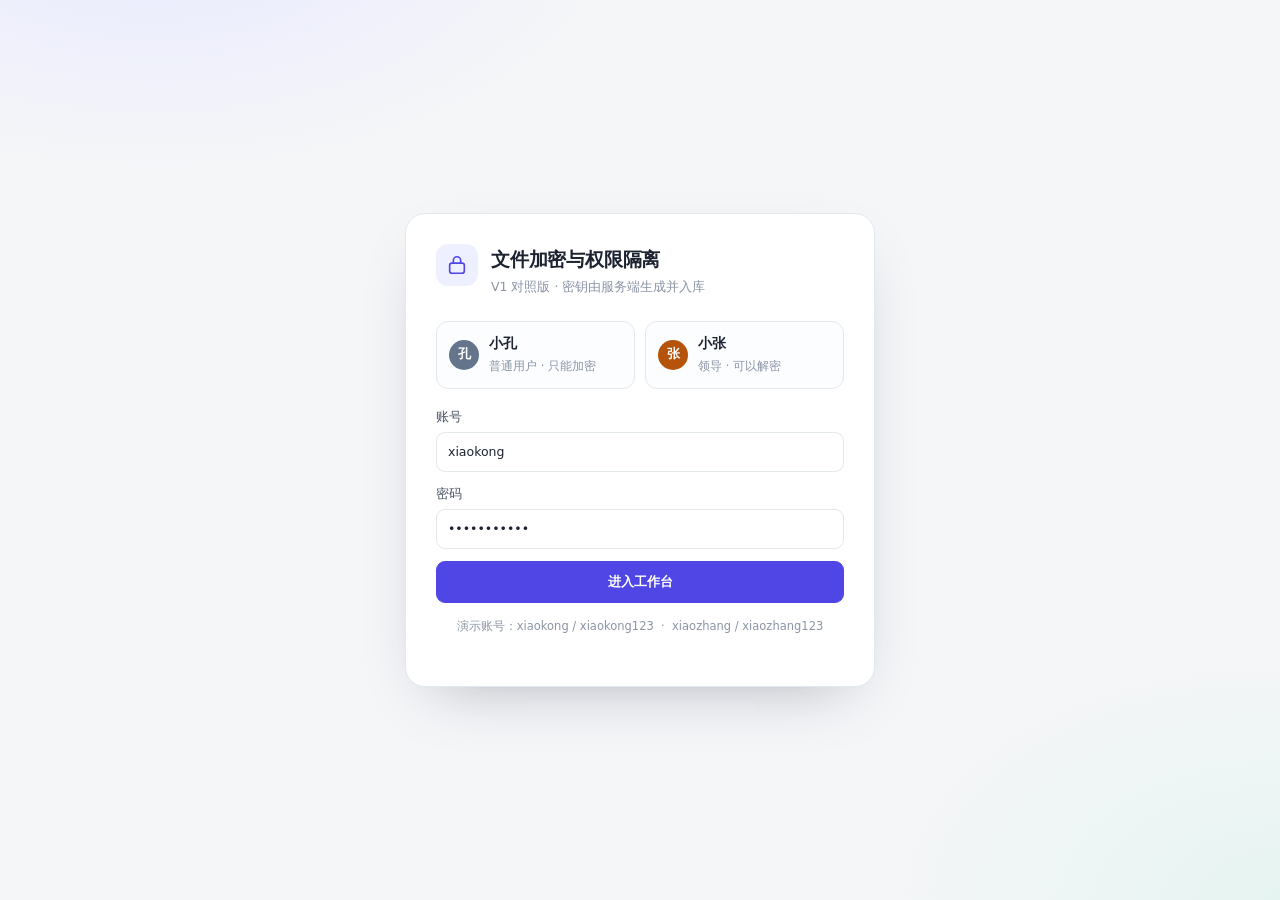
<file: v1_server_key/static/index.html>
<!DOCTYPE html>
<html lang="zh-CN">
<head>
<meta charset="UTF-8" />
<meta name="viewport" content="width=device-width, initial-scale=1.0" />
<title>V1 对照版 · 服务端持钥的文件加密服务</title>
<link rel="stylesheet" href="./style.css" />
</head>
<body>

<!-- ============ 登录 ============ -->
<section id="login-view" class="login-wrap">
  <div class="login-card">
    <div class="brand">
      <span class="brand-mark">
        <svg viewBox="0 0 24 24" width="22" height="22" fill="none" stroke="currentColor" stroke-width="1.8">
          <rect x="4" y="10" width="16" height="11" rx="2.5"/><path d="M8 10V7a4 4 0 0 1 8 0v3"/>
        </svg>
      </span>
      <div>
        <h1>文件加密与权限隔离</h1>
        <p class="sub">V1 对照版 · 密钥由服务端生成并入库</p>
      </div>
    </div>

    <div class="role-picker">
      <button class="role-btn" data-user="xiaokong" data-pass="xiaokong123">
        <span class="role-avatar avatar-k">孔</span>
        <span class="role-text"><strong>小孔</strong><small>普通用户 · 只能加密</small></span>
      </button>
      <button class="role-btn" data-user="xiaozhang" data-pass="xiaozhang123">
        <span class="role-avatar avatar-z">张</span>
        <span class="role-text"><strong>小张</strong><small>领导 · 可以解密</small></span>
      </button>
    </div>

    <form id="login-form" class="login-form" autocomplete="off">
      <label>
        <span>账号</span>
        <input id="login-user" type="text" value="xiaokong" spellcheck="false" />
      </label>
      <label>
        <span>密码</span>
        <input id="login-pass" type="password" value="xiaokong123" />
      </label>
      <button class="btn btn-primary btn-block" type="submit">进入工作台</button>
      <p class="hint">演示账号：xiaokong / xiaokong123 &nbsp;·&nbsp; xiaozhang / xiaozhang123</p>
    </form>
    <p id="login-error" class="error-text"></p>
  </div>
</section>

<!-- ============ 主界面 ============ -->
<section id="app-view" class="app hidden">
  <header class="topbar">
    <div class="brand small">
      <span class="brand-mark">
        <svg viewBox="0 0 24 24" width="18" height="18" fill="none" stroke="currentColor" stroke-width="1.9">
          <rect x="4" y="10" width="16" height="11" rx="2.5"/><path d="M8 10V7a4 4 0 0 1 8 0v3"/>
        </svg>
      </span>
      <div>
        <strong>文件加密与权限隔离</strong>
        <span class="version-chip v1">V1 · 服务端持钥（对照版）</span>
      </div>
    </div>
    <div class="topbar-right">
      <div class="user-chip">
        <span id="user-avatar" class="role-avatar avatar-k">孔</span>
        <span><strong id="user-name">小孔</strong><small id="user-title">普通用户</small></span>
      </div>
      <button id="logout-btn" class="btn btn-ghost">退出</button>
    </div>
  </header>

  <div class="banner banner-warn">
    <strong>本版本的定位：对照组。</strong>
    密钥由服务端生成并明文写进 SQLite 的 <code>files.key_b64</code>，因此服务端（包括搭建者、运维、拿到数据库文件的人）随时可以解密。
    这正是 V2 要解决的缺陷。
  </div>

  <main class="layout">
    <!-- 上传 -->
    <section class="card">
      <div class="card-head">
        <h2>上传并加密</h2>
        <span class="card-tag">所有登录用户可用</span>
      </div>

      <div id="dropzone" class="dropzone">
        <input id="file-input" type="file" hidden multiple />
        <svg viewBox="0 0 24 24" width="30" height="30" fill="none" stroke="currentColor" stroke-width="1.5">
          <path d="M12 16V4m0 0 4 4m-4-4L8 8"/><path d="M4 15v3a2 2 0 0 0 2 2h12a2 2 0 0 0 2-2v-3"/>
        </svg>
        <p><strong>点击选择文件</strong>，或把文件拖到这里</p>
        <p class="tiny">支持文本、Markdown、Office、PDF、代码、图片、音频、视频等任意二进制文件 · 单文件 ≤ 200MB</p>
      </div>

      <div class="form-row">
        <label class="field">
          <span>文件类型</span>
          <select id="category-select">
            <option value="auto">自动识别</option>
            <option>文档</option><option>表格</option><option>代码</option>
            <option>音频</option><option>视频</option><option>图片</option>
            <option>压缩包</option><option>其他</option>
          </select>
        </label>
        <div class="field grow">
          <span>加密算法</span>
          <div class="static-value">AES-256-GCM（服务端生成密钥）</div>
        </div>
      </div>

      <div id="upload-queue" class="queue"></div>
      <p id="upload-msg" class="msg"></p>
    </section>

    <!-- 权限矩阵 -->
    <section class="card">
      <div class="card-head">
        <h2>权限模型</h2>
        <span class="card-tag">角色隔离</span>
      </div>
      <table class="matrix">
        <thead>
          <tr><th>能力</th><th>小孔</th><th>小张</th><th>搭建者</th></tr>
        </thead>
        <tbody>
          <tr><td>上传 / 加密</td><td class="yes">✓</td><td class="yes">✓</td><td class="yes">✓</td></tr>
          <tr><td>查看密文</td><td class="yes">✓</td><td class="yes">✓</td><td class="yes">✓</td></tr>
          <tr><td>解密文件</td><td class="no">✕</td><td class="yes">✓</td><td class="no">✓</td></tr>
          <tr><td>读取密钥</td><td class="no">✕</td><td class="yes">✓</td><td class="no">✓</td></tr>
        </tbody>
      </table>
      <p class="tiny note">
        表格最后一行是 V1 的硬伤：搭建者虽然界面上没有权限，但只要直接打开 <code>data/v1.db</code> 里的 <code>key_b64</code>，
        就能把密文全部解开。加密保护的是"传输和存储被偷看"，而不是"防住服务端自己"。
      </p>
    </section>
  </main>

  <!-- 文件列表 -->
  <section class="card wide">
    <div class="card-head">
      <h2>文件库</h2>
      <div class="head-actions">
        <span id="file-count" class="card-tag">0 个文件</span>
        <button id="refresh-btn" class="btn btn-ghost btn-sm">刷新</button>
      </div>
    </div>
    <div class="table-wrap">
      <table class="files">
        <thead>
          <tr>
            <th>文件名</th><th>类型</th><th>原始大小</th><th>密文大小</th>
            <th>上传者</th><th>时间</th><th class="right">操作</th>
          </tr>
        </thead>
        <tbody id="file-rows"></tbody>
      </table>
      <p id="empty-tip" class="empty">还没有文件，先上传一个试试。</p>
    </div>
  </section>

  <!-- 管理端：密钥库 + 审计 -->
  <section id="admin-zone" class="layout hidden">
    <section class="card">
      <div class="card-head">
        <h2>服务端密钥库</h2>
        <span class="card-tag danger">仅小张可见</span>
      </div>
      <p class="tiny">
        下面是数据库里真实存在的密钥。任何人拿到这个 SQLite 文件（或备份、或服务器磁盘），都能离线解密全部密文。
      </p>
      <div id="vault-list" class="vault"></div>
    </section>

    <section class="card">
      <div class="card-head">
        <h2>审计日志</h2>
        <span class="card-tag">最近 30 条</span>
      </div>
      <div id="audit-list" class="audit"></div>
    </section>
  </section>

  <div id="toast" class="toast"></div>
</section>

<script src="./app.js"></script>
</body>
</html>
</file>
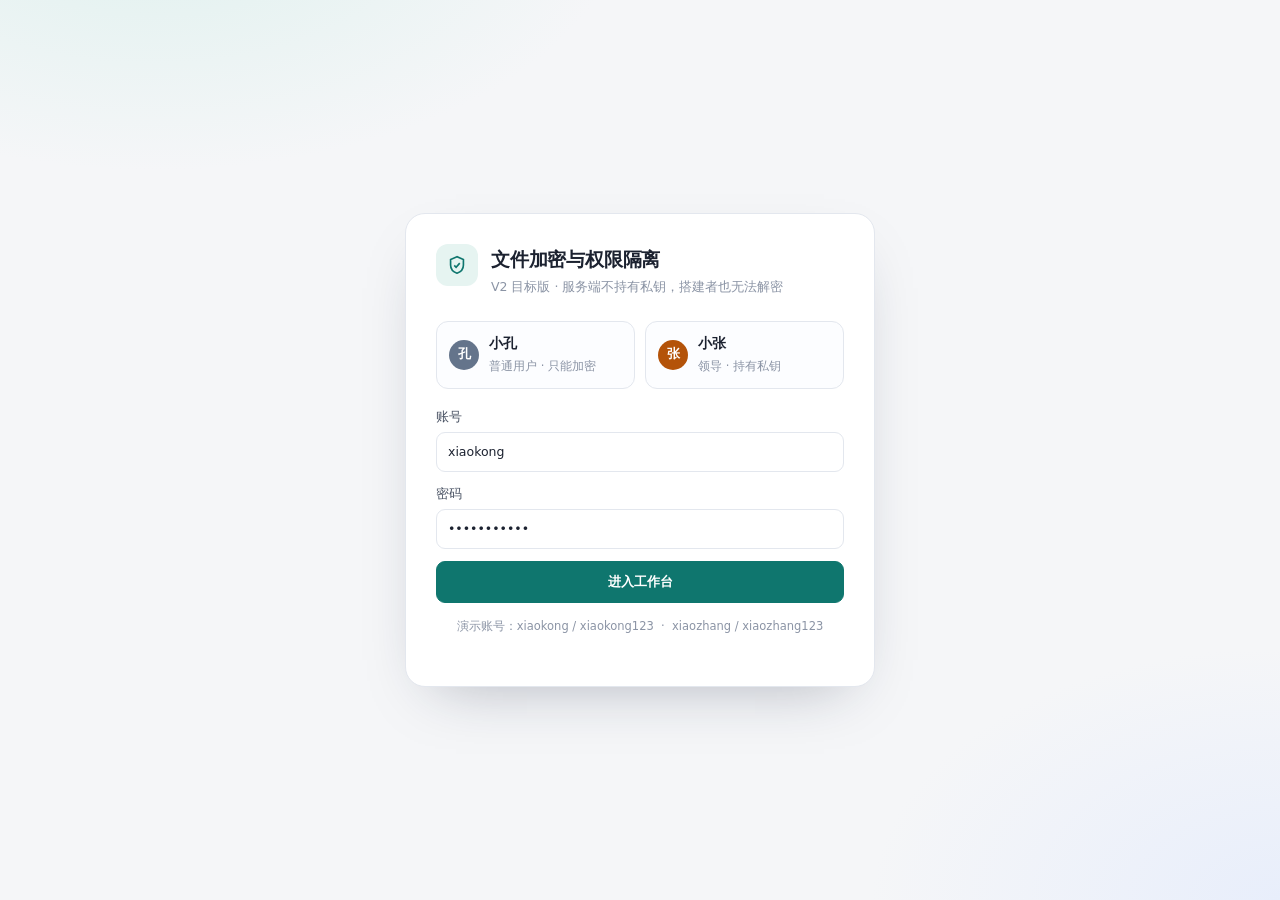
<file: v2_zero_knowledge/static/index.html>
<!DOCTYPE html>
<html lang="zh-CN">
<head>
<meta charset="UTF-8" />
<meta name="viewport" content="width=device-width, initial-scale=1.0" />
<title>V2 目标版 · 服务端无法解密的文件加密服务</title>
<link rel="stylesheet" href="./style.css" />
</head>
<body>

<!-- ============ 登录 ============ -->
<section id="login-view" class="login-wrap">
  <div class="login-card">
    <div class="brand">
      <span class="brand-mark">
        <svg viewBox="0 0 24 24" width="22" height="22" fill="none" stroke="currentColor" stroke-width="1.8">
          <path d="M12 3 5 6v6c0 4.4 3 7.6 7 9 4-1.4 7-4.6 7-9V6l-7-3Z"/>
          <path d="M9 12.5l2 2 4-4.5"/>
        </svg>
      </span>
      <div>
        <h1>文件加密与权限隔离</h1>
        <p class="sub">V2 目标版 · 服务端不持有私钥，搭建者也无法解密</p>
      </div>
    </div>

    <div class="role-picker">
      <button class="role-btn" data-user="xiaokong" data-pass="xiaokong123">
        <span class="role-avatar avatar-k">孔</span>
        <span class="role-text"><strong>小孔</strong><small>普通用户 · 只能加密</small></span>
      </button>
      <button class="role-btn" data-user="xiaozhang" data-pass="xiaozhang123">
        <span class="role-avatar avatar-z">张</span>
        <span class="role-text"><strong>小张</strong><small>领导 · 持有私钥</small></span>
      </button>
    </div>

    <form id="login-form" class="login-form" autocomplete="off">
      <label>
        <span>账号</span>
        <input id="login-user" type="text" value="xiaokong" spellcheck="false" />
      </label>
      <label>
        <span>密码</span>
        <input id="login-pass" type="password" value="xiaokong123" />
      </label>
      <button class="btn btn-primary btn-block" type="submit">进入工作台</button>
      <p class="hint">演示账号：xiaokong / xiaokong123 &nbsp;·&nbsp; xiaozhang / xiaozhang123</p>
    </form>
    <p id="login-error" class="error-text"></p>
  </div>
</section>

<!-- ============ 主界面 ============ -->
<section id="app-view" class="app hidden">
  <header class="topbar">
    <div class="brand small">
      <span class="brand-mark">
        <svg viewBox="0 0 24 24" width="18" height="18" fill="none" stroke="currentColor" stroke-width="1.9">
          <path d="M12 3 5 6v6c0 4.4 3 7.6 7 9 4-1.4 7-4.6 7-9V6l-7-3Z"/>
          <path d="M9 12.5l2 2 4-4.5"/>
        </svg>
      </span>
      <div>
        <strong>文件加密与权限隔离</strong>
        <span class="version-chip v2">V2 · 零知识（目标版）</span>
      </div>
    </div>
    <div class="topbar-right">
      <div class="user-chip">
        <span id="user-avatar" class="role-avatar avatar-k">孔</span>
        <span><strong id="user-name">小孔</strong><small id="user-title">普通用户</small></span>
      </div>
      <button id="logout-btn" class="btn btn-ghost">退出</button>
    </div>
  </header>

  <div class="banner banner-ok">
    <strong>密钥从不经过服务器。</strong>
    文件在你的浏览器里用一次性 AES-256 密钥加密，这把密钥再用小张的 RSA 公钥封装。
    服务端只存密文和封装结果，没有任何私钥——<strong>即使搭建者拿到整台服务器和数据库，也解不开</strong>。
  </div>

  <main class="layout">
    <!-- 上传 -->
    <section class="card">
      <div class="card-head">
        <h2>上传并加密</h2>
        <span class="card-tag">浏览器本地加密</span>
      </div>

      <div id="key-missing" class="inline-alert hidden">
        还没有可用的公钥：请先用 <strong>小张</strong> 登录，在右侧「我的密钥包」里生成一对密钥。
        没有公钥就无法加密，这是 V2 的设计前提。
      </div>

      <div id="dropzone" class="dropzone">
        <input id="file-input" type="file" hidden multiple />
        <svg viewBox="0 0 24 24" width="30" height="30" fill="none" stroke="currentColor" stroke-width="1.5">
          <path d="M12 16V4m0 0 4 4m-4-4L8 8"/><path d="M4 15v3a2 2 0 0 0 2 2h12a2 2 0 0 0 2-2v-3"/>
        </svg>
        <p><strong>点击选择文件</strong>，或把文件拖到这里</p>
        <p class="tiny">文本 / Markdown / Office / PDF / 代码 / 音频 / 视频等任意二进制文件 · 单文件 ≤ 200MB</p>
      </div>

      <div class="form-row">
        <label class="field">
          <span>文件类型</span>
          <select id="category-select">
            <option value="auto">自动识别</option>
            <option>文档</option><option>表格</option><option>代码</option>
            <option>音频</option><option>视频</option><option>图片</option>
            <option>压缩包</option><option>其他</option>
          </select>
        </label>
        <div class="field grow">
          <span>加密算法</span>
          <div class="static-value">AES-256-GCM + RSA-OAEP-256</div>
        </div>
      </div>

      <div id="upload-queue" class="queue"></div>
      <p id="upload-msg" class="msg"></p>
    </section>

    <!-- 密钥与权限 -->
    <section class="card">
      <div class="card-head">
        <h2>密钥与权限</h2>
        <span id="pubkey-state" class="card-tag">检查中…</span>
      </div>

      <div class="keyinfo">
        <div class="keyinfo-row">
          <span class="k">公钥指纹</span>
          <span id="fingerprint" class="v mono">—</span>
        </div>
        <div class="keyinfo-row">
          <span class="k">公钥持有人</span>
          <span id="key-owner" class="v">—</span>
        </div>
        <div class="keyinfo-row">
          <span class="k">服务端是否持私钥</span>
          <span class="v no">否</span>
        </div>
      </div>

      <!-- 小张专用 -->
      <div id="owner-panel" class="owner-panel hidden">
        <ol class="steps">
          <li>先生成密钥对：私钥会被你的口令加密成「密钥包文件」下载到本机，<b>不会上传</b>；只有公钥会发布到服务器。</li>
          <li>之后每次解密，选一次密钥包 + 输入口令，解密全在你的浏览器里完成。</li>
        </ol>
        <div class="owner-actions">
          <button id="gen-keypair-btn" class="btn btn-primary btn-sm">生成密钥对并下载密钥包</button>
          <button id="rotate-keypair-btn" class="btn btn-ghost btn-sm">重新生成（旧文件将无法解密）</button>
        </div>
      </div>

      <table class="matrix">
        <thead><tr><th>能力</th><th>小孔</th><th>小张</th><th>搭建者</th></tr></thead>
        <tbody>
          <tr><td>上传 / 加密</td><td class="yes">✓</td><td class="yes">✓</td><td class="yes">✓</td></tr>
          <tr><td>解密</td><td class="no">✕</td><td class="yes">✓</td><td class="no">✕</td></tr>
          <tr><td>拿到解密密钥</td><td class="no">✕</td><td class="yes">✓</td><td class="no">✕</td></tr>
        </tbody>
      </table>
      <p class="tiny note">
        小张的私钥只存在他自己的电脑上；服务器只有公钥。所以搭建者即便拥有 root、数据库、磁盘镜像，也没有可用的解密材料。
      </p>
    </section>
  </main>

  <!-- 文件列表 -->
  <section class="card wide">
    <div class="card-head">
      <h2>文件库</h2>
      <div class="head-actions">
        <span id="file-count" class="card-tag">0 个文件</span>
        <button id="refresh-btn" class="btn btn-ghost btn-sm">刷新</button>
      </div>
    </div>
    <div class="table-wrap">
      <table class="files">
        <thead>
          <tr>
            <th>文件名</th><th>类型</th><th>原始大小</th><th>密文大小</th>
            <th>封装密钥</th><th>上传者</th><th>时间</th><th class="right">操作</th>
          </tr>
        </thead>
        <tbody id="file-rows"></tbody>
      </table>
      <p id="empty-tip" class="empty">还没有文件，先上传一个试试。</p>
    </div>
  </section>

  <!-- 小张：私钥解锁 + 本地解密 -->
  <section id="admin-zone" class="layout hidden">
    <section class="card">
      <div class="card-head">
        <h2>我的私钥（只在本机）</h2>
        <span id="key-state" class="card-tag">未解锁</span>
      </div>
      <p class="tiny">选择之前下载的密钥包文件，输入口令。私钥只在页面内存里，刷新即消失，不会发送到服务器。</p>
      <div class="form-stack">
        <label class="field">
          <span>密钥包文件（.key.json）</span>
          <input id="privkey-file" type="file" accept=".json,application/json" />
        </label>
        <label class="field">
          <span>口令</span>
          <input id="privkey-pass" type="password" placeholder="生成密钥包时设置的口令" />
        </label>
        <button id="unlock-btn" class="btn btn-primary btn-sm">解锁私钥</button>
      </div>
      <p id="unlock-msg" class="msg"></p>
    </section>

    <section class="card">
      <div class="card-head">
        <h2>服务器自证：它解不开</h2>
        <span class="card-tag danger">现场验证</span>
      </div>
      <p class="tiny">点一下，让服务端尝试解密任意一个文件。它必须失败——因为它没有私钥。</p>
      <div class="proof-actions">
        <button id="proof-btn" class="btn btn-sm btn-danger">让服务端试着解密最新文件</button>
        <button id="schema-btn" class="btn btn-sm btn-ghost">查看数据库表结构</button>
      </div>
      <pre id="proof-output" class="proof-out">等待验证…</pre>
    </section>
  </section>

  <!-- 离线解密 -->
  <section id="offline-zone" class="card wide hidden">
    <div class="card-head">
      <h2>离线解密（不依赖服务器）</h2>
      <span class="card-tag">可断网演示</span>
    </div>
    <p class="tiny">
      拿到 <code>.enc</code> 密文、<code>.envelope.json</code> 封装信息、自己的 <code>.key.json</code> 密钥包和口令，就可以在任意浏览器里还原原文。
      这一栏用来证明：解密能力完全在密钥持有者手里。
    </p>
    <div class="offline-grid">
      <label class="field"><span>1. 密文 .enc</span><input id="off-cipher" type="file" /></label>
      <label class="field"><span>2. 封装信息 .envelope.json</span><input id="off-envelope" type="file" accept=".json,application/json" /></label>
      <label class="field"><span>3. 密钥包 .key.json</span><input id="off-privkey" type="file" accept=".json,application/json" /></label>
      <label class="field"><span>4. 口令</span><input id="off-pass" type="password" /></label>
    </div>
    <div class="offline-actions">
      <button id="offline-btn" class="btn btn-primary btn-sm">在本地解密并下载</button>
      <span id="offline-msg" class="msg"></span>
    </div>
  </section>

  <!-- 管理端：审计 -->
  <section id="audit-zone" class="card wide hidden">
    <div class="card-head">
      <h2>审计日志</h2>
      <span class="card-tag">最近 30 条</span>
    </div>
    <div id="audit-list" class="audit"></div>
  </section>

  <div id="toast" class="toast"></div>
</section>

<script type="module" src="./app.js"></script>
</body>
</html>
</file>
<file: v1_server_key/static/style.css>
:root {
  --bg: #f5f6f8;
  --card: #ffffff;
  --ink: #1c2230;
  --ink-2: #4a5364;
  --ink-3: #8b94a5;
  --line: #e3e7ee;
  --line-soft: #eef1f5;
  --accent: #4f46e5;
  --accent-soft: #eef0ff;
  --danger: #c0392b;
  --danger-soft: #fdeeec;
  --ok: #0f766e;
  --ok-soft: #e8f5f2;
  --warn: #a06a12;
  --warn-soft: #fdf5e6;
  --radius: 14px;
  --shadow: 0 1px 2px rgba(20, 30, 50, .04), 0 8px 24px -12px rgba(20, 30, 50, .12);
}

* { box-sizing: border-box; }

body {
  margin: 0;
  padding: 0;
  background: var(--bg);
  color: var(--ink);
  font-family: "Inter", system-ui, -apple-system, "Segoe UI", "Microsoft YaHei", "PingFang SC", sans-serif;
  font-size: 14px;
  line-height: 1.6;
  -webkit-font-smoothing: antialiased;
}

h1, h2, h3 { margin: 0; font-weight: 650; letter-spacing: -.01em; }
p { margin: 0; }
code {
  font-family: "SFMono-Regular", Consolas, "Liberation Mono", monospace;
  font-size: .88em;
  background: #f0f2f7;
  padding: 1px 5px;
  border-radius: 5px;
  color: #3a4252;
}
.hidden { display: none !important; }
.tiny { font-size: 12.5px; color: var(--ink-3); line-height: 1.65; }
.right { text-align: right; }

/* ---------- 登录 ---------- */
.login-wrap {
  min-height: 100vh;
  display: grid;
  place-items: center;
  padding: 24px;
  background:
    radial-gradient(760px 420px at 12% -10%, #e7e9ff 0%, transparent 62%),
    radial-gradient(680px 420px at 100% 100%, #e6f4f1 0%, transparent 60%),
    var(--bg);
}
.login-card {
  width: 100%;
  max-width: 470px;
  background: var(--card);
  border: 1px solid var(--line);
  border-radius: 20px;
  box-shadow: 0 24px 60px -30px rgba(25, 35, 60, .35);
  padding: 30px 30px 24px;
}
.brand { display: flex; gap: 13px; align-items: flex-start; }
.brand-mark {
  width: 42px; height: 42px; flex: 0 0 auto;
  display: grid; place-items: center;
  border-radius: 12px;
  background: var(--accent-soft);
  color: var(--accent);
}
.brand h1 { font-size: 19px; }
.brand .sub { font-size: 12.5px; color: var(--ink-3); margin-top: 2px; }
.brand.small { gap: 10px; align-items: center; }
.brand.small .brand-mark { width: 34px; height: 34px; border-radius: 10px; }
.brand.small strong { font-size: 15px; display: block; line-height: 1.35; }

.role-picker { display: grid; grid-template-columns: 1fr 1fr; gap: 10px; margin: 24px 0 18px; }
.role-btn {
  display: flex; gap: 10px; align-items: center;
  padding: 11px 12px;
  border: 1px solid var(--line);
  background: #fcfdff;
  border-radius: 12px;
  cursor: pointer;
  text-align: left;
  transition: .15s;
  font: inherit;
  color: inherit;
}
.role-btn:hover { border-color: #c9cdf7; background: #f7f8ff; }
.role-btn.active { border-color: var(--accent); box-shadow: 0 0 0 3px var(--accent-soft); }
.role-text strong { display: block; font-size: 13.5px; }
.role-text small { color: var(--ink-3); font-size: 11.5px; }

.role-avatar {
  width: 30px; height: 30px; flex: 0 0 auto;
  display: grid; place-items: center;
  border-radius: 50%;
  font-size: 13px; font-weight: 700;
  color: #fff;
}
.avatar-k { background: #64748b; }
.avatar-z { background: #b45309; }

.login-form { display: grid; gap: 12px; }
.login-form label { display: grid; gap: 5px; font-size: 12.5px; color: var(--ink-2); }
input[type=text], input[type=password], select {
  width: 100%;
  padding: 9px 11px;
  border: 1px solid var(--line);
  border-radius: 9px;
  background: #fff;
  font: inherit;
  color: var(--ink);
  outline: none;
  transition: .15s;
}
input:focus, select:focus { border-color: var(--accent); box-shadow: 0 0 0 3px var(--accent-soft); }
.hint { font-size: 11.5px; color: var(--ink-3); text-align: center; margin-top: 2px; }
.error-text { color: var(--danger); font-size: 12.5px; min-height: 18px; margin-top: 8px; }

/* ---------- 按钮 ---------- */
.btn {
  border: 1px solid var(--line);
  background: #fff;
  color: var(--ink);
  padding: 8px 14px;
  border-radius: 9px;
  font: inherit;
  font-size: 13px;
  cursor: pointer;
  transition: .15s;
  white-space: nowrap;
}
.btn:hover { background: #f7f8fb; border-color: #d5dae4; }
.btn:disabled { opacity: .45; cursor: not-allowed; }
.btn-primary { background: var(--accent); border-color: var(--accent); color: #fff; font-weight: 600; }
.btn-primary:hover { background: #4338ca; border-color: #4338ca; }
.btn-ghost { background: transparent; }
.btn-block { width: 100%; padding: 10px; }
.btn-sm { padding: 5px 10px; font-size: 12px; border-radius: 7px; }
.btn-danger { color: var(--danger); border-color: #f2d5d1; background: var(--danger-soft); }
.btn-danger:hover { background: #fbe3df; }
.btn-lock { color: var(--ink-3); background: #f7f8fa; cursor: not-allowed; }

/* ---------- 顶栏 ---------- */
.app { max-width: 1180px; margin: 0 auto; padding: 18px 24px 60px; }
.topbar {
  display: flex; align-items: center; justify-content: space-between;
  gap: 16px; padding: 4px 0 16px;
  border-bottom: 1px solid var(--line);
  margin-bottom: 16px;
}
.version-chip {
  display: inline-block;
  margin-top: 3px;
  font-size: 11px;
  padding: 1px 8px;
  border-radius: 99px;
  letter-spacing: .02em;
}
.version-chip.v1 { background: #eef0ff; color: #4338ca; border: 1px solid #dcdefb; }
.topbar-right { display: flex; align-items: center; gap: 12px; }
.user-chip { display: flex; align-items: center; gap: 8px; }
.user-chip strong { display: block; font-size: 13px; line-height: 1.3; }
.user-chip small { font-size: 11px; color: var(--ink-3); }

/* ---------- 提示条 ---------- */
.banner {
  border-radius: 12px;
  padding: 11px 14px;
  font-size: 13px;
  line-height: 1.65;
  margin-bottom: 16px;
  border: 1px solid #f0e0bf;
  background: var(--warn-soft);
  color: #7a5410;
}
.banner strong { color: #6b4708; }

/* ---------- 布局 ---------- */
.layout { display: grid; grid-template-columns: 1.25fr 1fr; gap: 16px; margin-bottom: 16px; }
.card {
  background: var(--card);
  border: 1px solid var(--line);
  border-radius: var(--radius);
  box-shadow: var(--shadow);
  padding: 18px 20px;
}
.card.wide { margin-bottom: 16px; }
.card-head {
  display: flex; align-items: center; justify-content: space-between;
  gap: 12px; margin-bottom: 12px;
}
.card-head h2 { font-size: 14.5px; }
.card-tag {
  font-size: 11.5px; color: var(--ink-2);
  background: #f4f6fa; border: 1px solid var(--line-soft);
  padding: 2px 8px; border-radius: 99px;
  white-space: nowrap;
}
.card-tag.danger { color: var(--danger); background: var(--danger-soft); border-color: #f5d9d4; }
.head-actions { display: flex; align-items: center; gap: 8px; }

/* ---------- 上传 ---------- */
.dropzone {
  border: 1.5px dashed #cfd6e4;
  border-radius: 12px;
  background: #fbfcfe;
  padding: 26px 18px;
  text-align: center;
  cursor: pointer;
  transition: .18s;
  color: var(--ink-2);
}
.dropzone:hover, .dropzone.drag { border-color: var(--accent); background: var(--accent-soft); color: var(--accent); }
.dropzone svg { color: var(--ink-3); margin-bottom: 6px; }
.dropzone:hover svg, .dropzone.drag svg { color: var(--accent); }
.dropzone p { font-size: 13px; margin-bottom: 3px; }
.dropzone .tiny { margin-top: 2px; }

.form-row { display: flex; gap: 12px; margin-top: 14px; }
.field { display: grid; gap: 5px; font-size: 12px; color: var(--ink-2); min-width: 130px; }
.field.grow { flex: 1; }
.static-value {
  padding: 9px 11px; border: 1px solid var(--line-soft); border-radius: 9px;
  background: #f8f9fc; color: var(--ink-2); font-size: 12.5px;
}

.queue { display: grid; gap: 6px; margin-top: 12px; }
.queue-item {
  display: flex; align-items: center; gap: 9px;
  padding: 8px 11px; border: 1px solid var(--line-soft);
  border-radius: 9px; background: #fafbfd; font-size: 12.5px;
}
.queue-item .name { flex: 1; overflow: hidden; text-overflow: ellipsis; white-space: nowrap; }
.queue-item .state { font-size: 11.5px; color: var(--ink-3); }
.state.ok { color: var(--ok); }
.state.err { color: var(--danger); }
.msg { font-size: 12.5px; margin-top: 10px; color: var(--ink-2); min-height: 1px; }

/* ---------- 表格 ---------- */
.matrix { width: 100%; border-collapse: collapse; font-size: 12.5px; }
.matrix th, .matrix td { padding: 7px 6px; border-bottom: 1px solid var(--line-soft); text-align: center; }
.matrix th:first-child, .matrix td:first-child { text-align: left; color: var(--ink-2); }
.matrix th { font-weight: 600; color: var(--ink-3); font-size: 11.5px; }
.matrix .yes { color: var(--ok); font-weight: 700; }
.matrix .no { color: #c2c9d4; }
.note { margin-top: 10px; }

.table-wrap { overflow-x: auto; }
.files { width: 100%; border-collapse: collapse; font-size: 12.5px; }
.files th {
  text-align: left; font-weight: 600; font-size: 11.5px; color: var(--ink-3);
  padding: 8px 10px; border-bottom: 1px solid var(--line); white-space: nowrap;
}
.files td { padding: 10px; border-bottom: 1px solid var(--line-soft); vertical-align: middle; }
.files tr:last-child td { border-bottom: none; }
.files tbody tr:hover { background: #fafbfe; }
.fname { display: flex; align-items: center; gap: 8px; min-width: 190px; }
.fname .dot { width: 7px; height: 7px; border-radius: 50%; background: var(--accent); flex: 0 0 auto; }
.fname .txt { font-weight: 550; word-break: break-all; }
.badge {
  display: inline-block; padding: 1px 7px; border-radius: 6px;
  font-size: 11px; background: #f2f4f9; color: var(--ink-2); border: 1px solid var(--line-soft);
}
.actions { display: flex; gap: 6px; justify-content: flex-end; flex-wrap: wrap; }
.empty { text-align: center; color: var(--ink-3); font-size: 12.5px; padding: 22px 0 8px; }

/* ---------- 密钥库 / 审计 ---------- */
.vault { display: grid; gap: 8px; margin-top: 10px; max-height: 260px; overflow: auto; }
.vault-item {
  border: 1px solid var(--line-soft); border-radius: 9px; padding: 8px 10px; background: #fbfcfe;
}
.vault-item .vname { font-size: 12.5px; font-weight: 600; margin-bottom: 2px; }
.vault-item .vkey {
  font-family: Consolas, monospace; font-size: 10.5px; color: #5b6476;
  word-break: break-all; background: #f2f4f9; padding: 4px 6px; border-radius: 5px;
}
.audit { display: grid; gap: 2px; max-height: 300px; overflow: auto; font-size: 12px; }
.audit-row { display: grid; grid-template-columns: 56px 66px 1fr; gap: 8px; padding: 5px 2px; border-bottom: 1px dashed var(--line-soft); }
.audit-row .t { color: var(--ink-3); font-variant-numeric: tabular-nums; }
.audit-row .u { color: var(--ink-2); font-weight: 600; }
.audit-row .a { color: var(--ink-2); }
.audit-row.deny .a { color: var(--danger); }

/* ---------- toast ---------- */
.toast {
  position: fixed; left: 50%; bottom: 28px; transform: translate(-50%, 12px);
  background: #1f2533; color: #fff; font-size: 13px;
  padding: 9px 16px; border-radius: 10px;
  opacity: 0; pointer-events: none; transition: .22s; z-index: 99;
  box-shadow: 0 10px 30px -10px rgba(0,0,0,.5);
}
.toast.show { opacity: 1; transform: translate(-50%, 0); }
.toast.err { background: #8f2b21; }

@media (max-width: 900px) {
  .layout { grid-template-columns: 1fr; }
  .app { padding: 14px; }
  .topbar { flex-direction: column; align-items: flex-start; }
}
</file>
<file: v2_zero_knowledge/static/style.css>
:root {
  --bg: #f5f6f8;
  --card: #ffffff;
  --ink: #1c2230;
  --ink-2: #4a5364;
  --ink-3: #8b94a5;
  --line: #e3e7ee;
  --line-soft: #eef1f5;
  --accent: #0f766e;
  --accent-soft: #e6f4f1;
  --danger: #c0392b;
  --danger-soft: #fdeeec;
  --ok: #0f766e;
  --ok-soft: #e8f5f2;
  --warn: #a06a12;
  --warn-soft: #fdf5e6;
  --radius: 14px;
  --shadow: 0 1px 2px rgba(20, 30, 50, .04), 0 8px 24px -12px rgba(20, 30, 50, .12);
}

* { box-sizing: border-box; }

body {
  margin: 0;
  padding: 0;
  background: var(--bg);
  color: var(--ink);
  font-family: "Inter", system-ui, -apple-system, "Segoe UI", "Microsoft YaHei", "PingFang SC", sans-serif;
  font-size: 14px;
  line-height: 1.6;
  -webkit-font-smoothing: antialiased;
}

h1, h2, h3 { margin: 0; font-weight: 650; letter-spacing: -.01em; }
p { margin: 0; }
code {
  font-family: "SFMono-Regular", Consolas, "Liberation Mono", monospace;
  font-size: .88em;
  background: #f0f2f7;
  padding: 1px 5px;
  border-radius: 5px;
  color: #3a4252;
}
.hidden { display: none !important; }
.tiny { font-size: 12.5px; color: var(--ink-3); line-height: 1.65; }
.right { text-align: right; }

/* ---------- 登录 ---------- */
.login-wrap {
  min-height: 100vh;
  display: grid;
  place-items: center;
  padding: 24px;
  background:
    radial-gradient(760px 420px at 12% -10%, #dff1ee 0%, transparent 62%),
    radial-gradient(680px 420px at 100% 100%, #e8eefb 0%, transparent 60%),
    var(--bg);
}
.login-card {
  width: 100%;
  max-width: 470px;
  background: var(--card);
  border: 1px solid var(--line);
  border-radius: 20px;
  box-shadow: 0 24px 60px -30px rgba(25, 35, 60, .35);
  padding: 30px 30px 24px;
}
.brand { display: flex; gap: 13px; align-items: flex-start; }
.brand-mark {
  width: 42px; height: 42px; flex: 0 0 auto;
  display: grid; place-items: center;
  border-radius: 12px;
  background: var(--accent-soft);
  color: var(--accent);
}
.brand h1 { font-size: 19px; }
.brand .sub { font-size: 12.5px; color: var(--ink-3); margin-top: 2px; }
.brand.small { gap: 10px; align-items: center; }
.brand.small .brand-mark { width: 34px; height: 34px; border-radius: 10px; }
.brand.small strong { font-size: 15px; display: block; line-height: 1.35; }

.role-picker { display: grid; grid-template-columns: 1fr 1fr; gap: 10px; margin: 24px 0 18px; }
.role-btn {
  display: flex; gap: 10px; align-items: center;
  padding: 11px 12px;
  border: 1px solid var(--line);
  background: #fcfdff;
  border-radius: 12px;
  cursor: pointer;
  text-align: left;
  transition: .15s;
  font: inherit;
  color: inherit;
}
.role-btn:hover { border-color: #bfe3dd; background: #f5fbfa; }
.role-btn.active { border-color: var(--accent); box-shadow: 0 0 0 3px var(--accent-soft); }
.role-text strong { display: block; font-size: 13.5px; }
.role-text small { color: var(--ink-3); font-size: 11.5px; }

.role-avatar {
  width: 30px; height: 30px; flex: 0 0 auto;
  display: grid; place-items: center;
  border-radius: 50%;
  font-size: 13px; font-weight: 700;
  color: #fff;
}
.avatar-k { background: #64748b; }
.avatar-z { background: #b45309; }

.login-form { display: grid; gap: 12px; }
.login-form label { display: grid; gap: 5px; font-size: 12.5px; color: var(--ink-2); }
input[type=text], input[type=password], select {
  width: 100%;
  padding: 9px 11px;
  border: 1px solid var(--line);
  border-radius: 9px;
  background: #fff;
  font: inherit;
  color: var(--ink);
  outline: none;
  transition: .15s;
}
input:focus, select:focus { border-color: var(--accent); box-shadow: 0 0 0 3px var(--accent-soft); }
.hint { font-size: 11.5px; color: var(--ink-3); text-align: center; margin-top: 2px; }
.error-text { color: var(--danger); font-size: 12.5px; min-height: 18px; margin-top: 8px; }

/* ---------- 按钮 ---------- */
.btn {
  border: 1px solid var(--line);
  background: #fff;
  color: var(--ink);
  padding: 8px 14px;
  border-radius: 9px;
  font: inherit;
  font-size: 13px;
  cursor: pointer;
  transition: .15s;
  white-space: nowrap;
}
.btn:hover { background: #f7f8fb; border-color: #d5dae4; }
.btn:disabled { opacity: .45; cursor: not-allowed; }
.btn-primary { background: var(--accent); border-color: var(--accent); color: #fff; font-weight: 600; }
.btn-primary:hover { background: #0b5f59; border-color: #0b5f59; }
.btn-ghost { background: transparent; }
.btn-block { width: 100%; padding: 10px; }
.btn-sm { padding: 5px 10px; font-size: 12px; border-radius: 7px; }
.btn-danger { color: var(--danger); border-color: #f2d5d1; background: var(--danger-soft); }
.btn-danger:hover { background: #fbe3df; }
.btn-lock { color: var(--ink-3); background: #f7f8fa; cursor: not-allowed; }

/* ---------- 顶栏 ---------- */
.app { max-width: 1180px; margin: 0 auto; padding: 18px 24px 60px; }
.topbar {
  display: flex; align-items: center; justify-content: space-between;
  gap: 16px; padding: 4px 0 16px;
  border-bottom: 1px solid var(--line);
  margin-bottom: 16px;
}
.version-chip {
  display: inline-block;
  margin-top: 3px;
  font-size: 11px;
  padding: 1px 8px;
  border-radius: 99px;
  letter-spacing: .02em;
}
.version-chip.v2 { background: var(--accent-soft); color: #0b5f59; border: 1px solid #c9e7e2; }
.topbar-right { display: flex; align-items: center; gap: 12px; }
.user-chip { display: flex; align-items: center; gap: 8px; }
.user-chip strong { display: block; font-size: 13px; line-height: 1.3; }
.user-chip small { font-size: 11px; color: var(--ink-3); }

/* ---------- 提示条 ---------- */
.banner {
  border-radius: 12px;
  padding: 11px 14px;
  font-size: 13px;
  line-height: 1.65;
  margin-bottom: 16px;
  border: 1px solid #f0e0bf;
  background: var(--warn-soft);
  color: #7a5410;
}
.banner strong { color: #6b4708; }

/* ---------- 布局 ---------- */
.layout { display: grid; grid-template-columns: 1.25fr 1fr; gap: 16px; margin-bottom: 16px; }
.card {
  background: var(--card);
  border: 1px solid var(--line);
  border-radius: var(--radius);
  box-shadow: var(--shadow);
  padding: 18px 20px;
}
.card.wide { margin-bottom: 16px; }
.card-head {
  display: flex; align-items: center; justify-content: space-between;
  gap: 12px; margin-bottom: 12px;
}
.card-head h2 { font-size: 14.5px; }
.card-tag {
  font-size: 11.5px; color: var(--ink-2);
  background: #f4f6fa; border: 1px solid var(--line-soft);
  padding: 2px 8px; border-radius: 99px;
  white-space: nowrap;
}
.card-tag.danger { color: var(--danger); background: var(--danger-soft); border-color: #f5d9d4; }
.head-actions { display: flex; align-items: center; gap: 8px; }

/* ---------- 上传 ---------- */
.dropzone {
  border: 1.5px dashed #cfd6e4;
  border-radius: 12px;
  background: #fbfcfe;
  padding: 26px 18px;
  text-align: center;
  cursor: pointer;
  transition: .18s;
  color: var(--ink-2);
}
.dropzone:hover, .dropzone.drag { border-color: var(--accent); background: var(--accent-soft); color: var(--accent); }
.dropzone svg { color: var(--ink-3); margin-bottom: 6px; }
.dropzone:hover svg, .dropzone.drag svg { color: var(--accent); }
.dropzone p { font-size: 13px; margin-bottom: 3px; }
.dropzone .tiny { margin-top: 2px; }

.form-row { display: flex; gap: 12px; margin-top: 14px; }
.field { display: grid; gap: 5px; font-size: 12px; color: var(--ink-2); min-width: 130px; }
.field.grow { flex: 1; }
.static-value {
  padding: 9px 11px; border: 1px solid var(--line-soft); border-radius: 9px;
  background: #f8f9fc; color: var(--ink-2); font-size: 12.5px;
}

.queue { display: grid; gap: 6px; margin-top: 12px; }
.queue-item {
  display: flex; align-items: center; gap: 9px;
  padding: 8px 11px; border: 1px solid var(--line-soft);
  border-radius: 9px; background: #fafbfd; font-size: 12.5px;
}
.queue-item .name { flex: 1; overflow: hidden; text-overflow: ellipsis; white-space: nowrap; }
.queue-item .state { font-size: 11.5px; color: var(--ink-3); }
.state.ok { color: var(--ok); }
.state.err { color: var(--danger); }
.msg { font-size: 12.5px; margin-top: 10px; color: var(--ink-2); min-height: 1px; }

/* ---------- 表格 ---------- */
.matrix { width: 100%; border-collapse: collapse; font-size: 12.5px; }
.matrix th, .matrix td { padding: 7px 6px; border-bottom: 1px solid var(--line-soft); text-align: center; }
.matrix th:first-child, .matrix td:first-child { text-align: left; color: var(--ink-2); }
.matrix th { font-weight: 600; color: var(--ink-3); font-size: 11.5px; }
.matrix .yes { color: var(--ok); font-weight: 700; }
.matrix .no { color: #c2c9d4; }
.note { margin-top: 10px; }

.table-wrap { overflow-x: auto; }
.files { width: 100%; border-collapse: collapse; font-size: 12.5px; }
.files th {
  text-align: left; font-weight: 600; font-size: 11.5px; color: var(--ink-3);
  padding: 8px 10px; border-bottom: 1px solid var(--line); white-space: nowrap;
}
.files td { padding: 10px; border-bottom: 1px solid var(--line-soft); vertical-align: middle; }
.files tr:last-child td { border-bottom: none; }
.files tbody tr:hover { background: #fafbfe; }
.fname { display: flex; align-items: center; gap: 8px; min-width: 190px; }
.fname .dot { width: 7px; height: 7px; border-radius: 50%; background: var(--accent); flex: 0 0 auto; }
.fname .txt { font-weight: 550; word-break: break-all; }
.badge {
  display: inline-block; padding: 1px 7px; border-radius: 6px;
  font-size: 11px; background: #f2f4f9; color: var(--ink-2); border: 1px solid var(--line-soft);
}
.actions { display: flex; gap: 6px; justify-content: flex-end; flex-wrap: wrap; }
.empty { text-align: center; color: var(--ink-3); font-size: 12.5px; padding: 22px 0 8px; }

/* ---------- 密钥库 / 审计 ---------- */
.vault { display: grid; gap: 8px; margin-top: 10px; max-height: 260px; overflow: auto; }
.vault-item {
  border: 1px solid var(--line-soft); border-radius: 9px; padding: 8px 10px; background: #fbfcfe;
}
.vault-item .vname { font-size: 12.5px; font-weight: 600; margin-bottom: 2px; }
.vault-item .vkey {
  font-family: Consolas, monospace; font-size: 10.5px; color: #5b6476;
  word-break: break-all; background: #f2f4f9; padding: 4px 6px; border-radius: 5px;
}
.audit { display: grid; gap: 2px; max-height: 300px; overflow: auto; font-size: 12px; }
.audit-row { display: grid; grid-template-columns: 56px 66px 1fr; gap: 8px; padding: 5px 2px; border-bottom: 1px dashed var(--line-soft); }
.audit-row .t { color: var(--ink-3); font-variant-numeric: tabular-nums; }
.audit-row .u { color: var(--ink-2); font-weight: 600; }
.audit-row .a { color: var(--ink-2); }
.audit-row.deny .a { color: var(--danger); }

/* ---------- toast ---------- */
.toast {
  position: fixed; left: 50%; bottom: 28px; transform: translate(-50%, 12px);
  background: #1f2533; color: #fff; font-size: 13px;
  padding: 9px 16px; border-radius: 10px;
  opacity: 0; pointer-events: none; transition: .22s; z-index: 99;
  box-shadow: 0 10px 30px -10px rgba(0,0,0,.5);
}
.toast.show { opacity: 1; transform: translate(-50%, 0); }
.toast.err { background: #8f2b21; }

@media (max-width: 900px) {
  .layout { grid-template-columns: 1fr; }
  .app { padding: 14px; }
  .topbar { flex-direction: column; align-items: flex-start; }
}

/* ---------- V2 专属组件 ---------- */
.banner-ok {
  border-color: #c9e7e2;
  background: #eef8f6;
  color: #14514c;
}
.banner-ok strong { color: #0b4a45; }

.inline-alert {
  border: 1px solid #f0e0bf;
  background: var(--warn-soft);
  color: #7a5410;
  border-radius: 10px;
  padding: 10px 12px;
  font-size: 12.5px;
  line-height: 1.65;
  margin-bottom: 12px;
}

.keyinfo { display: grid; gap: 6px; margin-bottom: 12px; }
.keyinfo-row {
  display: flex; justify-content: space-between; gap: 12px;
  font-size: 12.5px; padding: 6px 0; border-bottom: 1px dashed var(--line-soft);
}
.keyinfo-row .k { color: var(--ink-3); flex: 0 0 auto; }
.keyinfo-row .v { color: var(--ink-2); text-align: right; word-break: break-all; }
.keyinfo-row .v.no { color: var(--danger); font-weight: 600; }
.mono { font-family: Consolas, "SFMono-Regular", monospace; font-size: 11.5px; }

.owner-panel {
  border: 1px solid #cfe9e4;
  background: #f5fbfa;
  border-radius: 10px;
  padding: 12px;
  margin-bottom: 12px;
}
.steps { margin: 0 0 10px; padding-left: 18px; font-size: 12px; color: var(--ink-2); line-height: 1.7; }
.steps b { color: var(--ink); }
.owner-actions { display: flex; gap: 8px; flex-wrap: wrap; }

.form-stack { display: grid; gap: 10px; margin-top: 10px; }
input[type=file] {
  width: 100%; font: inherit; font-size: 12px; color: var(--ink-2);
  border: 1px dashed #cfd6e4; border-radius: 9px; padding: 8px; background: #fbfcfe;
}
input[type=file]::file-selector-button {
  font: inherit; font-size: 12px; margin-right: 8px; padding: 4px 10px;
  border: 1px solid var(--line); border-radius: 6px; background: #fff; cursor: pointer; color: var(--ink-2);
}

.proof-actions { display: flex; gap: 8px; flex-wrap: wrap; margin: 10px 0 8px; }
.proof-out {
  margin: 0; padding: 12px; border-radius: 9px; background: #1d2532; color: #d7e3f4;
  font-family: Consolas, monospace; font-size: 11.5px; line-height: 1.7;
  max-height: 260px; overflow: auto; white-space: pre-wrap; word-break: break-word;
}
.card-tag.ok { color: var(--ok); background: var(--ok-soft); border-color: #cfe9e4; }

.offline-grid { display: grid; grid-template-columns: repeat(4, 1fr); gap: 10px; margin-top: 10px; }
.offline-actions { display: flex; align-items: center; gap: 12px; margin-top: 12px; }
.offline-actions .msg { margin: 0; }

@media (max-width: 900px) {
  .offline-grid { grid-template-columns: 1fr 1fr; }
}
</file>
